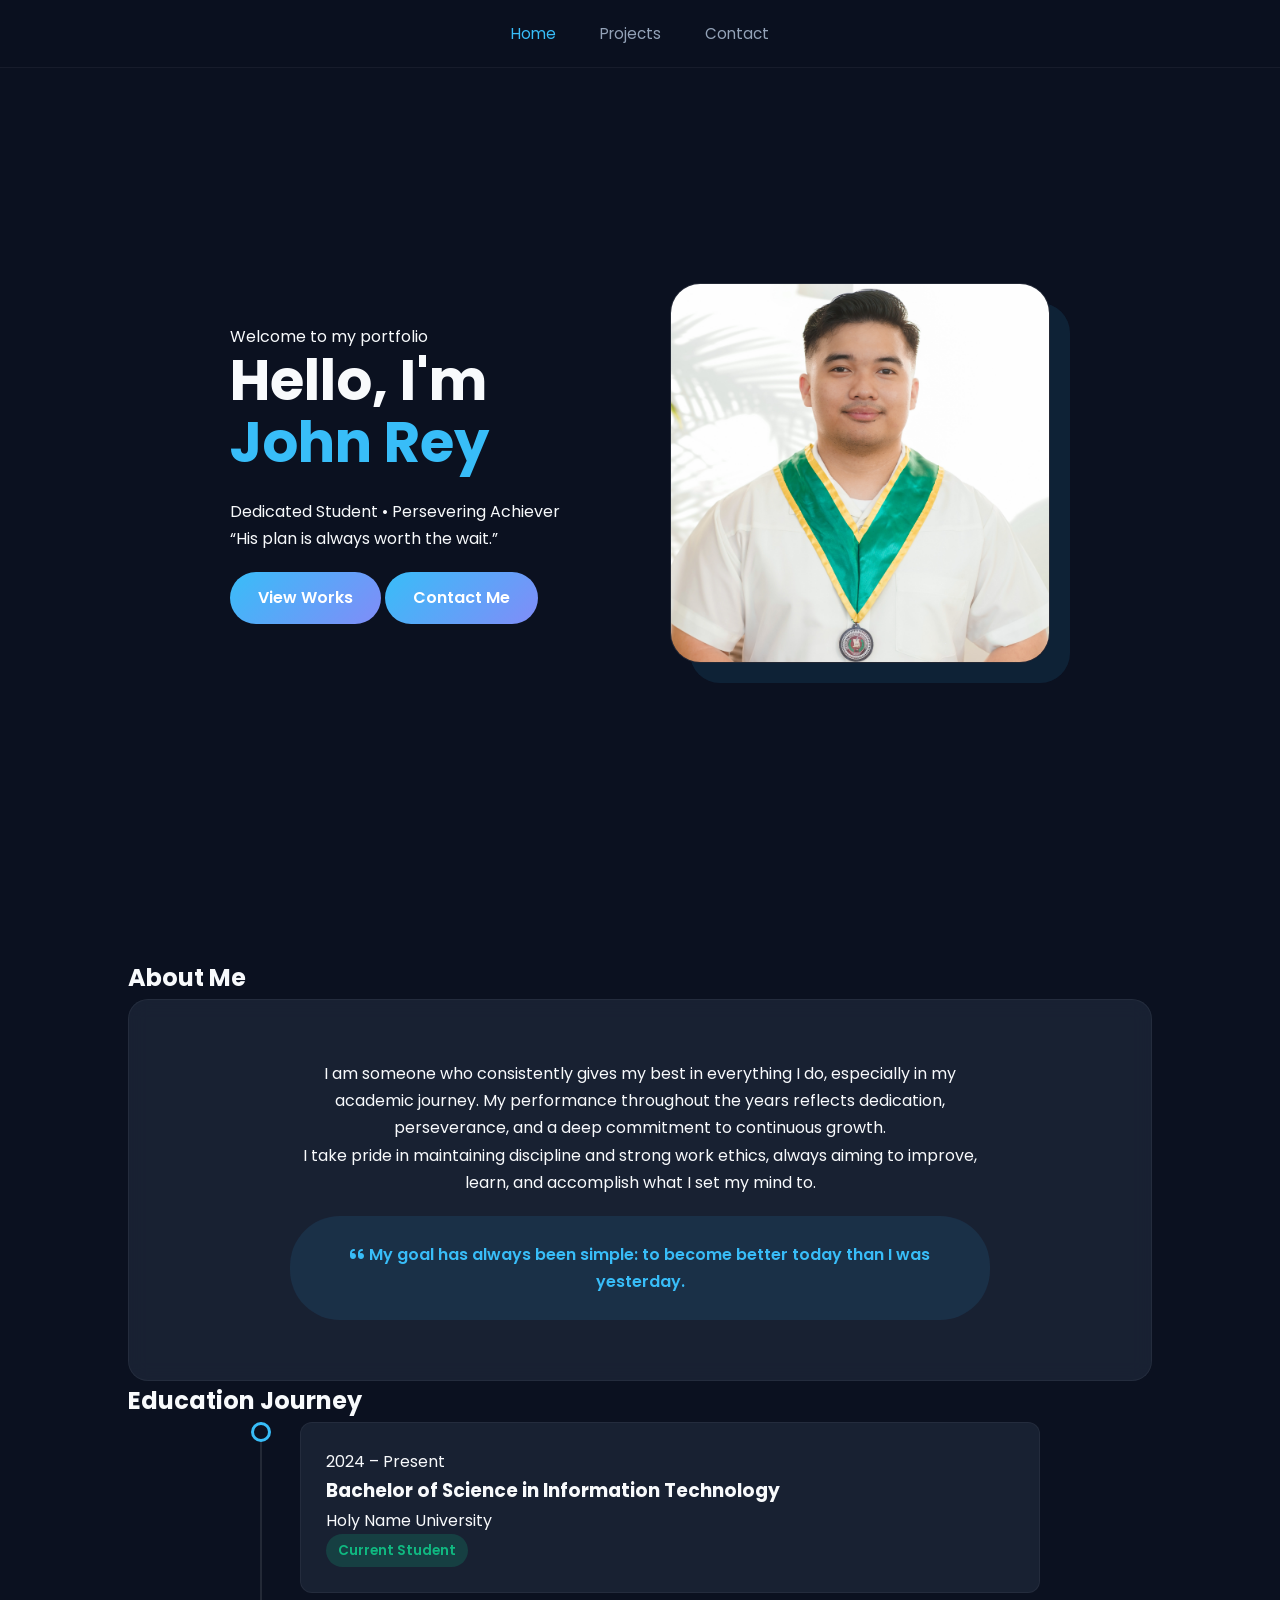
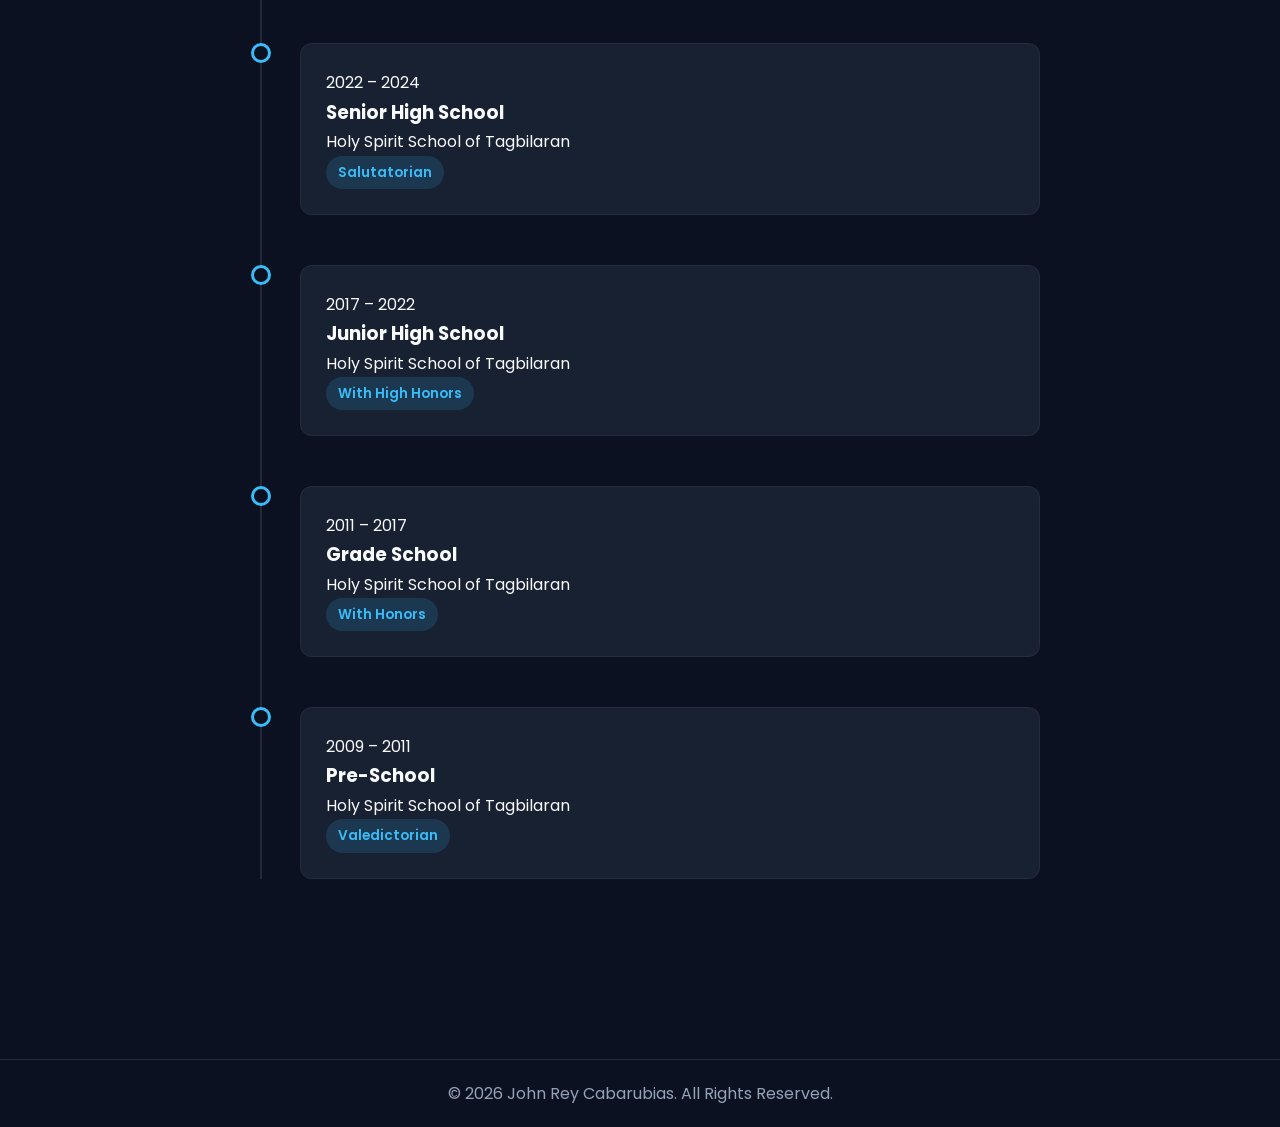
<file: My Website/index.html>
<!DOCTYPE html>
<html lang="en">
<head>
    <meta charset="UTF-8">
    <meta name="viewport" content="width=device-width, initial-scale=1.0">
    <title>Home | John Rey Cabarubias</title>
    <link rel="stylesheet" href="styles.css">
    <link href="https://fonts.googleapis.com/css2?family=Poppins:wght@300;400;600;700&display=swap" rel="stylesheet">
    <link href="https://unpkg.com/aos@2.3.1/dist/aos.css" rel="stylesheet">
    <link rel="stylesheet" href="https://cdnjs.cloudflare.com/ajax/libs/font-awesome/6.0.0/css/all.min.css">
</head>

<body>

    <nav>
        <div class="nav-links">
            <a href="index.html" class="active">Home</a>
            <a href="projects.html">Projects</a>
            <a href="contact.html">Contact</a>
        </div>
    </nav>

    <header class="hero">
        <div class="container hero-container">
            <div class="hero-content" data-aos="fade-right">
                <p class="greeting">Welcome to my portfolio</p>
                <h1>Hello, I'm <span class="highlight">John Rey</span></h1>
                <p class="tagline">Dedicated Student • Persevering Achiever</p>
                <p class="quote">“His plan is always worth the wait.”</p>
                <div class="btn-group">
                    <a href="projects.html" class="btn btn-primary">View Works</a>
                    <a href="contact.html" class="btn btn-secondary">Contact Me</a>
                </div>
            </div>

            <div class="hero-photo" data-aos="fade-left">
                <img src="FINAL 39.jpg" alt="John Rey Cabarubias">
            </div>
        </div>
    </header>

    <main class="container">
        
        <section class="about-section" data-aos="fade-up">
            <h2 class="section-title">About Me</h2>
            <div class="glass-card">
                <div class="about-content">
                    <p>
                        I am someone who consistently gives my best in everything I do, especially in my academic journey.
                        My performance throughout the years reflects <span class="text-highlight">dedication</span>, <span class="text-highlight">perseverance</span>, and a deep commitment to continuous growth. 
                    </p>
                    <p>
                        I take pride in maintaining discipline and strong work ethics, always aiming to improve, learn, and accomplish what I set my mind to. 
                    </p>
                    <div class="goal-box">
                        <i class="fas fa-quote-left"></i>
                        <span>My goal has always been simple: to become better today than I was yesterday.</span>
                    </div>
                </div>
            </div>
        </section>

        <section class="education-section" data-aos="fade-up">
            <h2 class="section-title">Education Journey</h2>
            
            <div class="timeline">
                
                <div class="timeline-item">
                    <div class="timeline-dot"></div>
                    <div class="timeline-content">
                        <span class="date">2024 – Present</span>
                        <h3>Bachelor of Science in Information Technology</h3>
                        <p class="school">Holy Name University</p>
                        <span class="badge" style="background: rgba(16, 185, 129, 0.2); color: #10b981;">Current Student</span>
                    </div>
                </div>

                <div class="timeline-item">
                    <div class="timeline-dot"></div>
                    <div class="timeline-content">
                        <span class="date">2022 – 2024</span>
                        <h3>Senior High School</h3>
                        <p class="school">Holy Spirit School of Tagbilaran</p>
                        <span class="badge">Salutatorian</span>
                    </div>
                </div>

                <div class="timeline-item">
                    <div class="timeline-dot"></div>
                    <div class="timeline-content">
                        <span class="date">2017 – 2022</span>
                        <h3>Junior High School</h3>
                        <p class="school">Holy Spirit School of Tagbilaran</p>
                        <span class="badge">With High Honors</span>
                    </div>
                </div>

                <div class="timeline-item">
                    <div class="timeline-dot"></div>
                    <div class="timeline-content">
                        <span class="date">2011 – 2017</span>
                        <h3>Grade School</h3>
                        <p class="school">Holy Spirit School of Tagbilaran</p>
                        <span class="badge">With Honors</span>
                    </div>
                </div>

                <div class="timeline-item">
                    <div class="timeline-dot"></div>
                    <div class="timeline-content">
                        <span class="date">2009 – 2011</span>
                        <h3>Pre-School</h3>
                        <p class="school">Holy Spirit School of Tagbilaran</p>
                        <span class="badge">Valedictorian</span>
                    </div>
                </div>

            </div>
        </section>

    </main>

    <footer>
        <p>&copy; 2026 John Rey Cabarubias. All Rights Reserved.</p>
    </footer>

    <script src="https://unpkg.com/aos@2.3.1/dist/aos.js"></script>
    <script>
        AOS.init({ duration: 1000, once: true });
    </script>

</body>
</html>
</file>
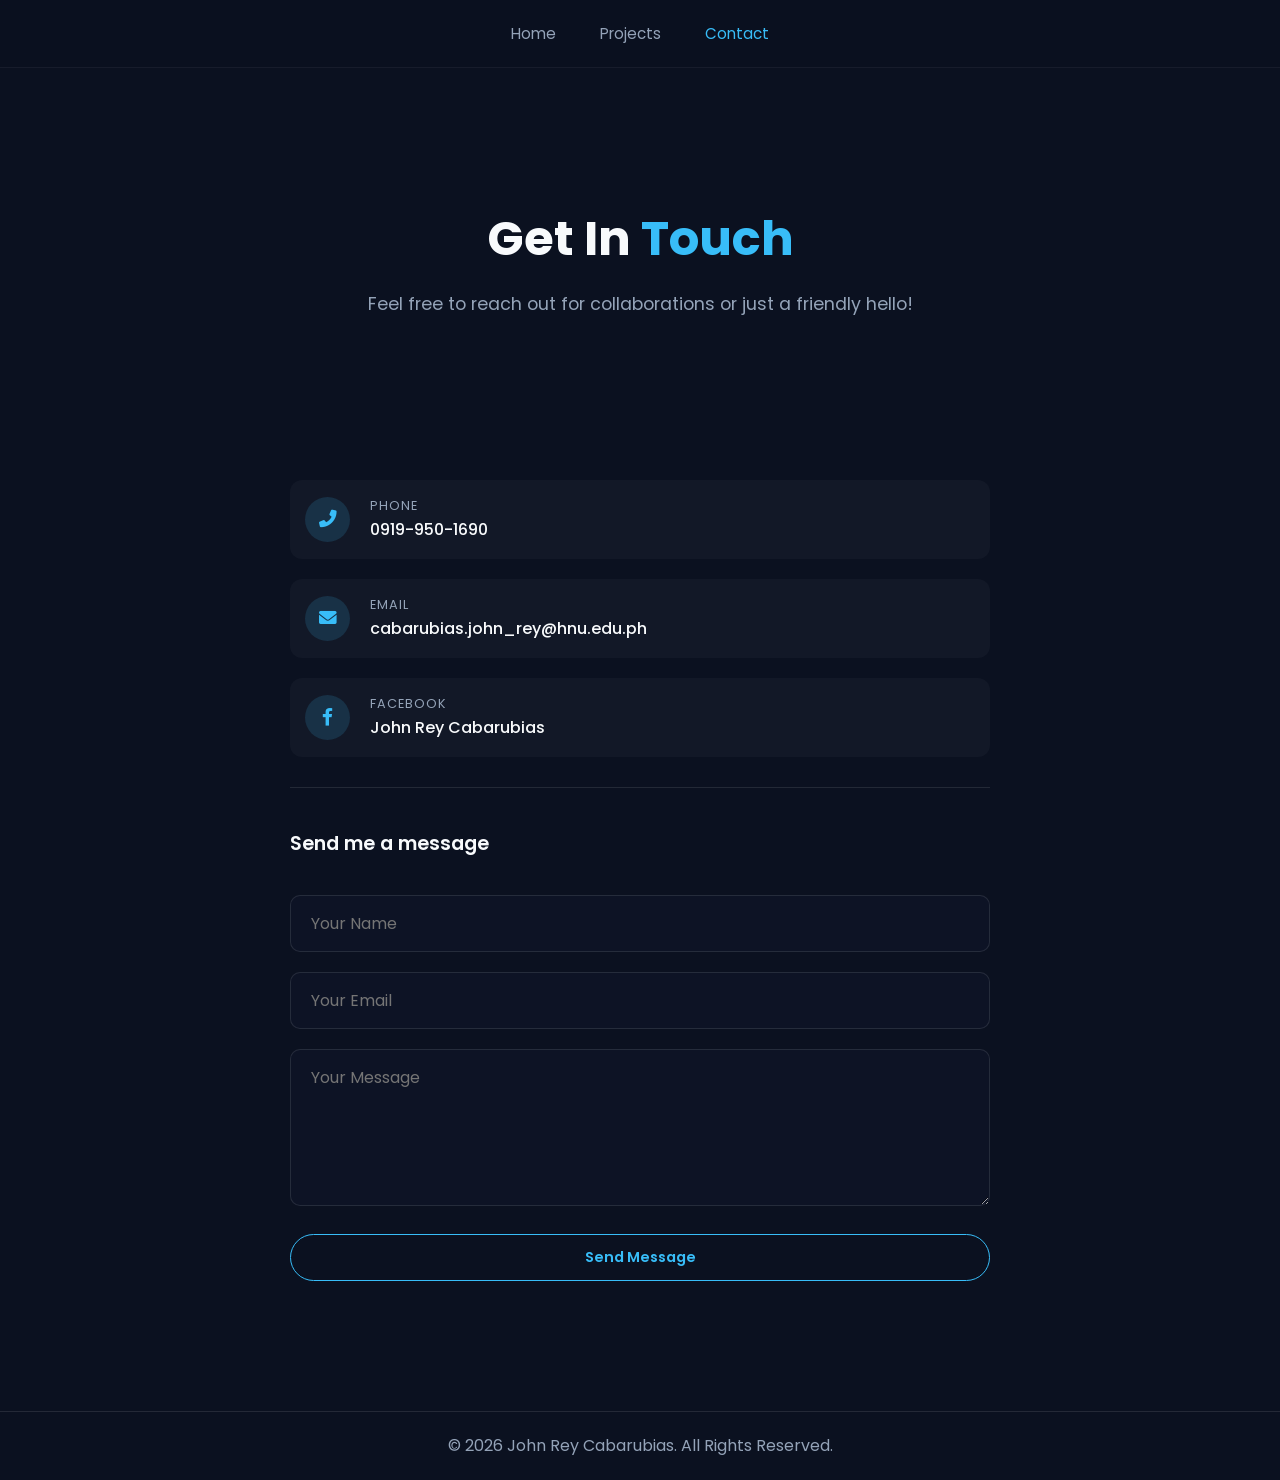
<file: My Website/contact.html>
<!DOCTYPE html>
<html lang="en">
<head>
    <meta charset="UTF-8">
    <meta name="viewport" content="width=device-width, initial-scale=1.0">
    <title>Contact | John Rey Cabarubias</title>
    
    <link rel="stylesheet" href="styles.css">
    <link href="https://fonts.googleapis.com/css2?family=Poppins:wght@300;400;600;700&display=swap" rel="stylesheet">
    <link href="https://unpkg.com/aos@2.3.1/dist/aos.css" rel="stylesheet">
    <link rel="stylesheet" href="https://cdnjs.cloudflare.com/ajax/libs/font-awesome/6.0.0/css/all.min.css">
</head>

<body>

    <nav>
        <div class="nav-links">
            <a href="index.html">Home</a>
            <a href="projects.html">Projects</a>
            <a href="contact.html" class="active">Contact</a>
        </div>
    </nav>

    <header class="page-header">
        <div class="container" data-aos="fade-down">
            <h1>Get In <span class="highlight">Touch</span></h1>
            <p>Feel free to reach out for collaborations or just a friendly hello!</p>
        </div>
    </header>

    <main class="container">
        
        <div class="contact-wrapper" data-aos="fade-up">
            
            <div class="contact-info-box">
                
                <div class="contact-item">
                    <div class="icon-box"><i class="fas fa-phone-alt"></i></div>
                    <div class="text-box">
                        <span>Phone</span>
                        <a href="tel:09199501690">0919-950-1690</a>
                    </div>
                </div>

                <div class="contact-item">
                    <div class="icon-box"><i class="fas fa-envelope"></i></div>
                    <div class="text-box">
                        <span>Email</span>
                        <a href="mailto:cabarubias.john_rey@hnu.edu.ph">cabarubias.john_rey@hnu.edu.ph</a>
                    </div>
                </div>

                <div class="contact-item">
                    <div class="icon-box"><i class="fab fa-facebook-f"></i></div>
                    <div class="text-box">
                        <span>Facebook</span>
                        <a href="https://www.facebook.com/johnrey.cabarubz" target="_blank">John Rey Cabarubias</a>
                    </div>
                </div>

            </div>

            <form class="contact-form">
                <p class="form-title">Send me a message</p>
                <div class="input-group">
                    <input type="text" placeholder="Your Name" required>
                </div>
                <div class="input-group">
                    <input type="email" placeholder="Your Email" required>
                </div>
                <div class="input-group">
                    <textarea placeholder="Your Message" rows="5" required></textarea>
                </div>
                <button type="submit" class="view-btn">Send Message</button>
            </form>

        </div>
    </main>

    <footer>
        <p>&copy; 2026 John Rey Cabarubias. All Rights Reserved.</p>
    </footer>

    <script src="https://unpkg.com/aos@2.3.1/dist/aos.js"></script>
    <script>
        AOS.init({ duration: 1000, once: true });
    </script>

</body>
</html>
</file>
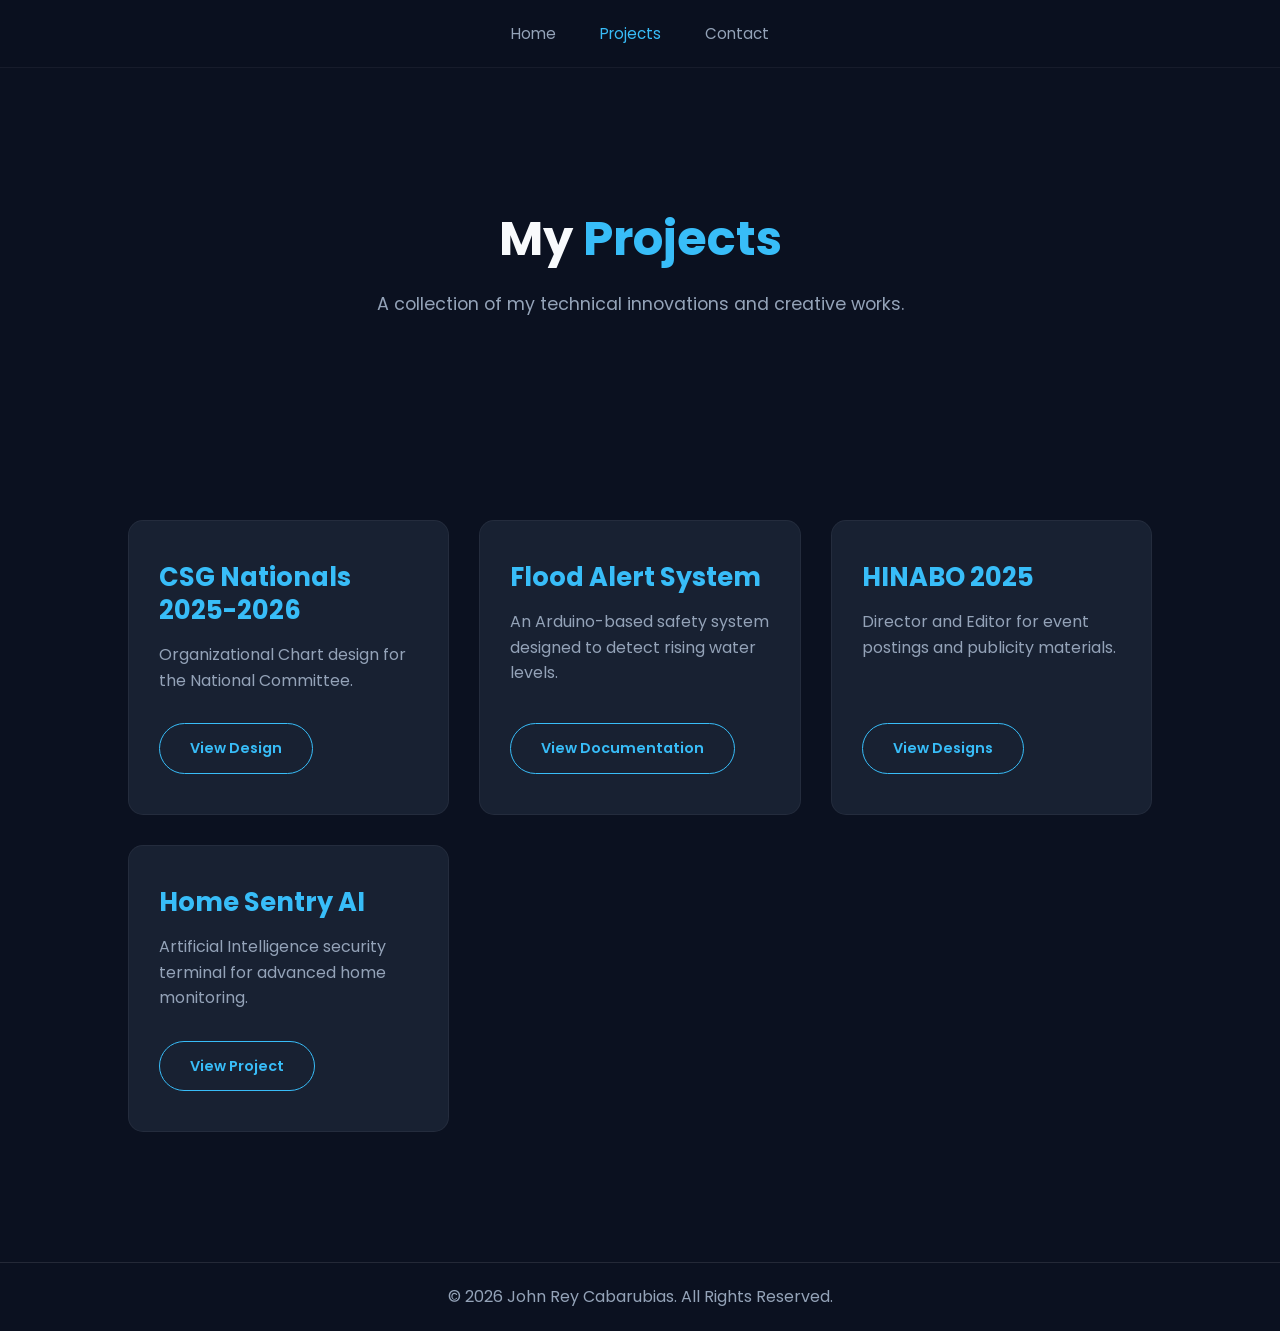
<file: My Website/projects.html>
<!DOCTYPE html>
<html lang="en">
<head>
    <meta charset="UTF-8">
    <meta name="viewport" content="width=device-width, initial-scale=1.0">
    <title>Projects | John Rey Cabarubias</title>
    <link rel="stylesheet" href="styles.css">
    
    <link href="https://fonts.googleapis.com/css2?family=Poppins:wght@300;400;600;700&display=swap" rel="stylesheet">
    <link href="https://unpkg.com/aos@2.3.1/dist/aos.css" rel="stylesheet">
</head>

<body>

    <nav>
        <div class="nav-links">
            <a href="index.html">Home</a>
            <a href="projects.html" class="active">Projects</a>
            <a href="contact.html">Contact</a>
        </div>
    </nav>

    <header class="page-header">
        <div class="container" data-aos="fade-down">
            <h1>My <span class="highlight">Projects</span></h1>
            <p>A collection of my technical innovations and creative works.</p>
        </div>
    </header>

    <main class="container">
        <div class="projects-grid">
            
            <div class="project-card" data-aos="fade-up">
                <h3>CSG Nationals 2025-2026</h3>
                <p>Organizational Chart design for the National Committee.</p>
                <a href="https://www.canva.com/design/DAGxUVsZ2G4/EOkY7meG2_7xwLXUNC89-g/edit?utm_content=DAGxUVsZ2G4&utm_campaign=designshare&utm_medium=link2&utm_source=sharebutton" target="_blank" class="view-btn">View Design</a>
            </div>

            <div class="project-card" data-aos="fade-up" data-aos-delay="100">
                <h3>Flood Alert System</h3>
                <p>An Arduino-based safety system designed to detect rising water levels.</p>
                <a href="https://drive.google.com/file/d/1qtDGGFfGc8fw9tkOycyjSXzWBb0NnU6i/view?usp=sharing" target="_blank" class="view-btn">View Documentation</a>
            </div>

            <div class="project-card" data-aos="fade-up" data-aos-delay="200">
                <h3>HINABO 2025</h3>
                <p>Director and Editor for event postings and publicity materials.</p>
                <a href="https://www.canva.com/design/DAG0PjhoiDA/kji-fqyFX2dSMz46DlI79Q/edit" target="_blank" class="view-btn">View Designs</a>
            </div>

            <div class="project-card" data-aos="fade-up" data-aos-delay="300">
                <h3>Home Sentry AI</h3>
                <p>Artificial Intelligence security terminal for advanced home monitoring.</p>
                <a href="https://drive.google.com/drive/folders/1ZTi-A2g_LbaqTOwc7MBs1Gm_sDCLktqW?usp=drive_link" target="_blank" class="view-btn">View Project</a>
            </div>

        </div>
    </main>

    <footer>
        <p>&copy; 2026 John Rey Cabarubias. All Rights Reserved.</p>
    </footer>

    <script src="https://unpkg.com/aos@2.3.1/dist/aos.js"></script>
    <script>
        AOS.init({ duration: 1000, once: true });
    </script>

</body>
</html>
</file>
<file: My Website/styles.css>
/* =========================================
   1. GLOBAL VARIABLES & RESET
   ========================================= */
:root {
    --bg-color: #0b1120;       /* Deep Navy */
    --card-bg: rgba(30, 41, 59, 0.7); /* Transparent Navy */
    --primary: #38bdf8;        /* Sky Blue */
    --accent: #818cf8;         /* Indigo */
    --text-light: #f8fafc;     /* White */
    --text-dim: #94a3b8;       /* Grey */
    --gradient: linear-gradient(135deg, #38bdf8 0%, #818cf8 100%);
}

* {
    margin: 0;
    padding: 0;
    box-sizing: border-box;
    font-family: 'Poppins', sans-serif;
}

body {
    background-color: var(--bg-color);
    color: var(--text-light);
    line-height: 1.7;
    overflow-x: hidden;
}

/* =========================================
   2. NAVIGATION BAR
   ========================================= */
nav {
    display: flex;
    justify-content: center; /* Centered Links since logo is gone */
    align-items: center;
    padding: 20px 10%;
    background: rgba(11, 17, 32, 0.85);
    backdrop-filter: blur(12px);
    position: sticky;
    top: 0;
    z-index: 100;
    border-bottom: 1px solid rgba(255,255,255,0.05);
}

/* LOGO DELETED */

.nav-links a {
    text-decoration: none;
    color: var(--text-dim);
    margin: 0 20px; /* Even spacing */
    font-size: 0.95rem;
    transition: 0.3s;
}

.nav-links a:hover, .nav-links a.active {
    color: var(--primary);
}

/* =========================================
   3. GENERAL LAYOUT & HEADER
   ========================================= */
.container { padding: 80px 10%; }

.page-header {
    text-align: center;
    padding-top: 50px;
}
.page-header h1 { font-size: 3rem; margin-bottom: 10px; }
.page-header p { color: var(--text-dim); font-size: 1.1rem; }
.highlight { color: var(--primary); }

/* =========================================
   4. HOME PAGE STYLES
   ========================================= */
.hero {
    min-height: 90vh;
    display: flex;
    align-items: center;
    justify-content: center;
    padding: 0 10%;
    position: relative;
}

.hero-container {
    display: flex;
    align-items: center;
    width: 100%;
    gap: 60px;
}

.hero-content { flex: 1; }
.hero h1 { font-size: 3.5rem; line-height: 1.1; margin-bottom: 25px; font-weight: 700; }
.btn {
    display: inline-block;
    padding: 12px 28px;
    background: var(--gradient);
    color: #fff;
    border-radius: 50px;
    text-decoration: none;
    font-weight: 600;
    margin-top: 20px;
}

.hero-photo { flex: 1; display: flex; justify-content: center; }
.hero-photo img {
    width: 380px; height: 380px; object-fit: cover;
    border-radius: 30px; border: 1px solid rgba(255,255,255,0.1);
    box-shadow: 20px 20px 0px rgba(56, 189, 248, 0.1);
}

/* About & Education */
.glass-card {
    background: var(--card-bg); backdrop-filter: blur(10px);
    border: 1px solid rgba(255, 255, 255, 0.05); padding: 60px 40px;
    border-radius: 20px; text-align: center;
    display: flex; flex-direction: column; align-items: center;
}
.about-content { max-width: 700px; margin: 0 auto; }
.goal-box { margin-top: 20px; background: rgba(56, 189, 248, 0.1); padding: 25px 35px; border-radius: 50px; color: var(--primary); font-weight: 600; }

.timeline { position: relative; max-width: 800px; margin: 0 auto; }
.timeline::after { content: ''; position: absolute; width: 2px; background: rgba(255,255,255,0.1); top: 0; bottom: 0; left: 20px; }
.timeline-item { position: relative; padding-left: 60px; margin-bottom: 50px; }
.timeline-dot { position: absolute; left: 11px; top: 0; width: 20px; height: 20px; background: var(--bg-color); border: 3px solid var(--primary); border-radius: 50%; z-index: 2; }
.timeline-content { background: var(--card-bg); padding: 25px; border-radius: 12px; border: 1px solid rgba(255,255,255,0.05); }
.badge { display: inline-block; padding: 5px 12px; background: rgba(56, 189, 248, 0.15); color: var(--primary); border-radius: 20px; font-size: 0.85rem; font-weight: 600; }

/* =========================================
   5. PROJECTS STYLES (PURE TEXT)
   ========================================= */
.projects-grid {
    display: grid;
    grid-template-columns: repeat(auto-fit, minmax(280px, 1fr));
    gap: 30px;
    margin-top: 40px;
    align-items: stretch; 
}

.project-card {
    background: var(--card-bg);
    border: 1px solid rgba(255, 255, 255, 0.05);
    border-radius: 15px;
    padding: 40px 30px;
    transition: transform 0.3s ease, border-color 0.3s ease, box-shadow 0.3s ease;
    
    /* Flexbox ensures buttons align at the bottom */
    display: flex;
    flex-direction: column; 
    align-items: flex-start;
    height: 100%;
}

.project-card:hover {
    transform: translateY(-10px);
    border-color: var(--primary);
    box-shadow: 0 10px 30px rgba(56, 189, 248, 0.15);
}

.project-card h3 {
    font-size: 1.6rem;
    color: var(--primary); 
    margin-bottom: 15px;
    font-weight: 700;
    line-height: 1.3;
}

.project-card p {
    font-size: 1rem;
    color: var(--text-dim);
    margin-bottom: 30px;
    line-height: 1.6;
}

.view-btn {
    /* Pushes button to the bottom */
    margin-top: auto; 
    display: inline-block;
    padding: 12px 30px;
    background: transparent;
    border: 1px solid var(--primary);
    color: var(--primary);
    text-decoration: none;
    border-radius: 50px;
    font-size: 0.9rem;
    font-weight: 600;
    transition: 0.3s;
}

.view-btn:hover {
    background: var(--gradient);
    border-color: transparent;
    color: #fff;
    box-shadow: 0 5px 15px rgba(56, 189, 248, 0.3);
}

/* =========================================
   6. CONTACT & FOOTER
   ========================================= */
.contact-wrapper { max-width: 700px; margin: 0 auto; display: flex; flex-direction: column; gap: 40px; }

/* Contact Info Box */
.contact-info-box {
    width: 100%; display: flex; flex-direction: column; gap: 20px;
    padding-bottom: 30px; border-bottom: 1px solid rgba(255, 255, 255, 0.1);
}
.contact-item {
    display: flex; align-items: center; gap: 20px;
    background: rgba(255, 255, 255, 0.03); padding: 15px; border-radius: 12px;
    transition: 0.3s;
}
.contact-item:hover { background: rgba(255, 255, 255, 0.08); transform: translateX(5px); }
.icon-box {
    width: 45px; height: 45px; background: rgba(56, 189, 248, 0.15);
    border-radius: 50%; display: flex; align-items: center; justify-content: center;
    color: var(--primary); font-size: 1.1rem;
}
.text-box { display: flex; flex-direction: column; align-items: flex-start; }
.text-box span { font-size: 0.8rem; color: var(--text-dim); text-transform: uppercase; letter-spacing: 1px; }
.text-box a { color: var(--text-light); font-size: 1rem; font-weight: 500; text-decoration: none; transition: 0.2s; }
.text-box a:hover { color: var(--primary); }

/* Form */
.form-title { color: var(--text-light); font-size: 1.2rem; margin-bottom: 15px; font-weight: 600; text-align: left; }
.contact-form { width: 100%; display: flex; flex-direction: column; gap: 20px; }
input, textarea {
    width: 100%; padding: 15px 20px; background: rgba(15, 23, 42, 0.6);
    border: 1px solid rgba(255, 255, 255, 0.1); border-radius: 10px;
    color: var(--text-light); font-size: 1rem; outline: none;
    font-family: 'Poppins', sans-serif;
}
input:focus, textarea:focus { border-color: var(--primary); box-shadow: 0 0 15px rgba(56, 189, 248, 0.2); }

footer { text-align: center; padding: 20px; color: var(--text-dim); border-top: 1px solid rgba(255,255,255,0.1); margin-top: 50px; }

@media (max-width: 768px) {
    .hero-container { flex-direction: column-reverse; text-align: center; }
    .hero h1 { font-size: 2.5rem; }
    .hero-photo img { width: 100%; max-width: 350px; height: auto; }
    .nav-links { display: none; }
}
</file>
